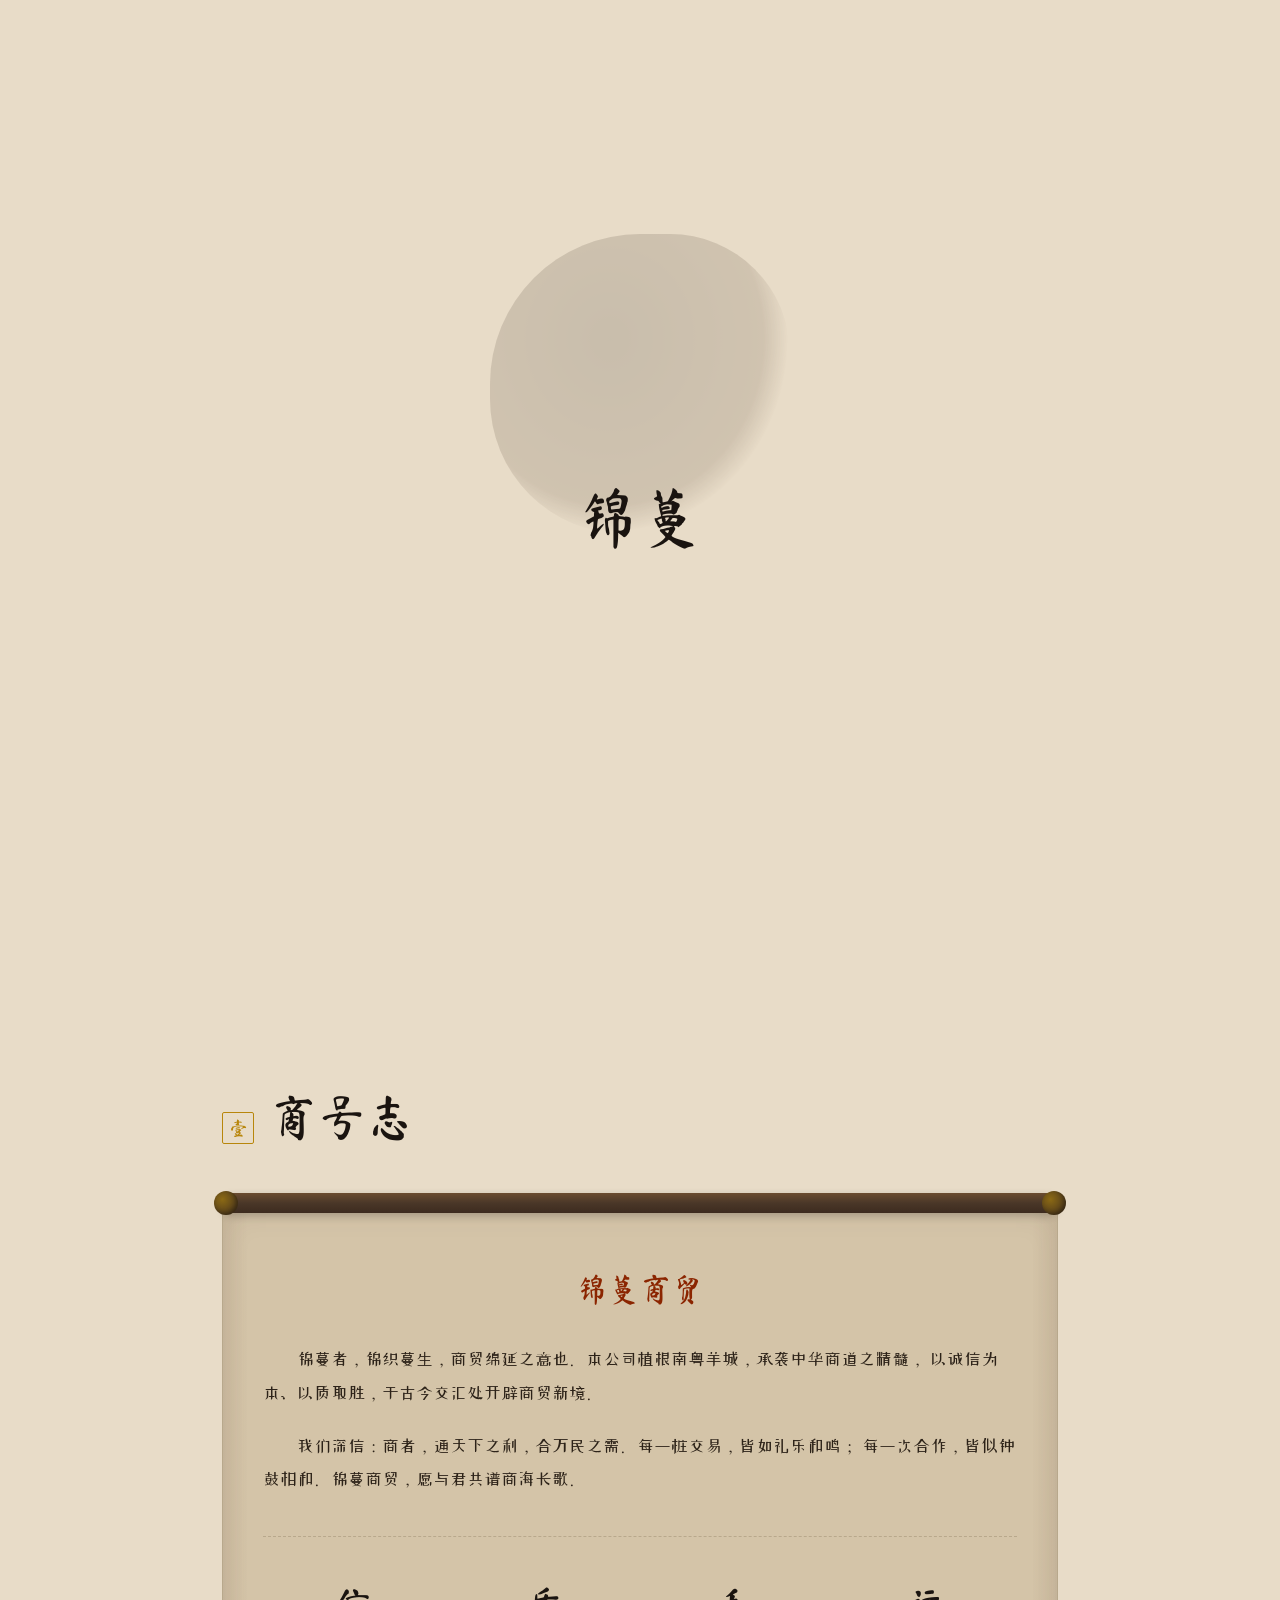
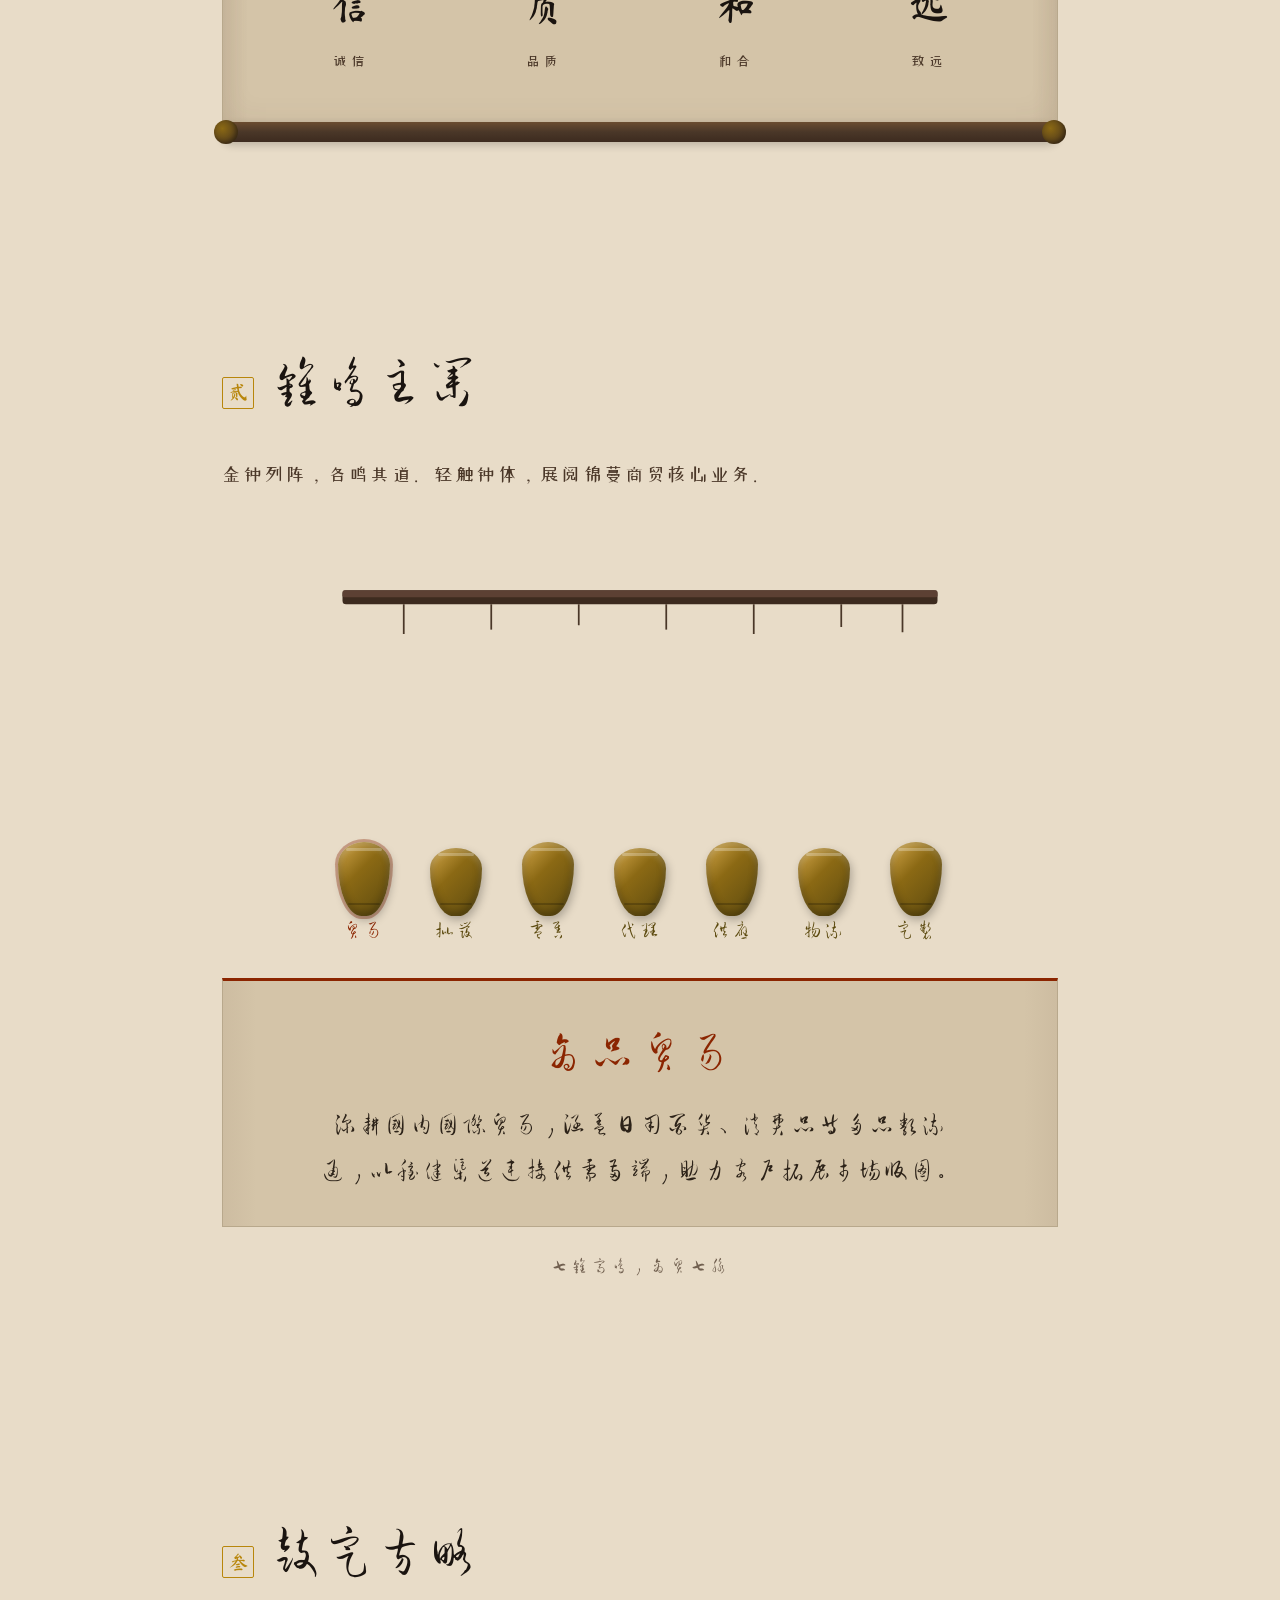
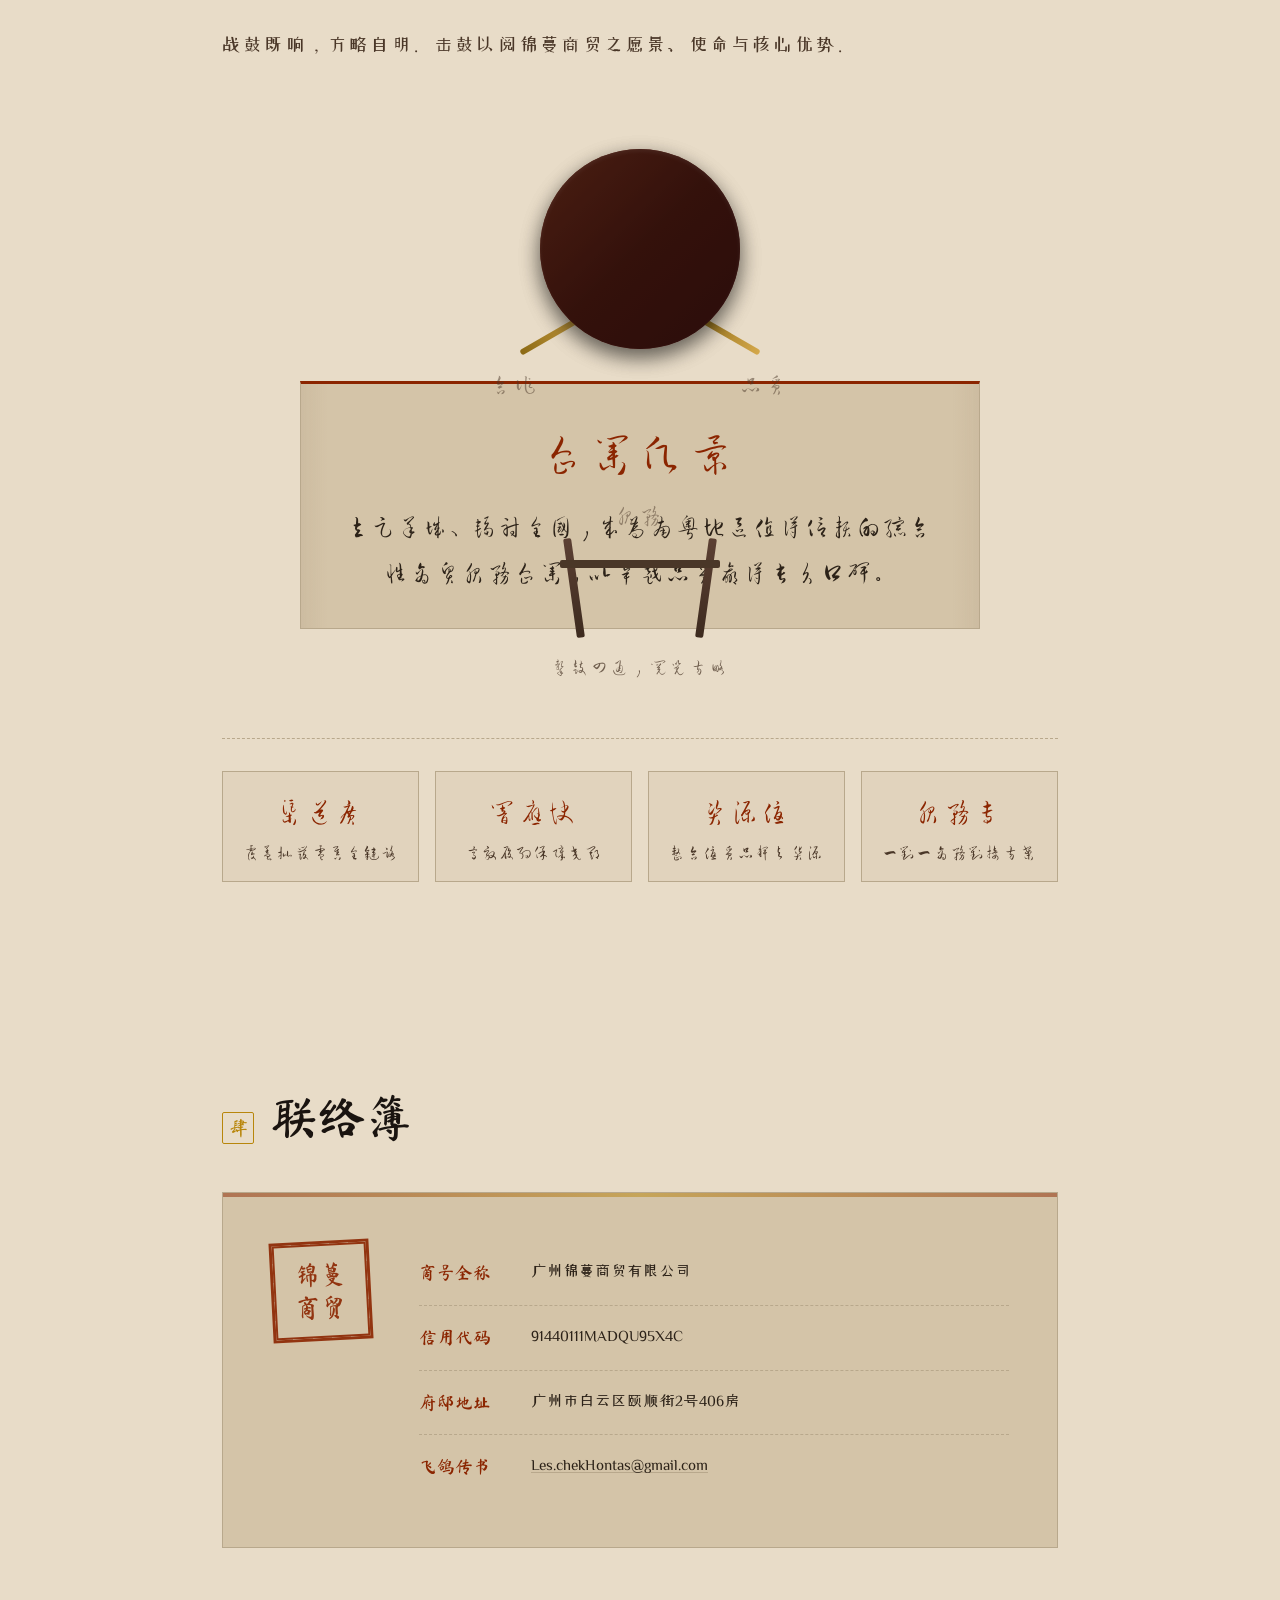
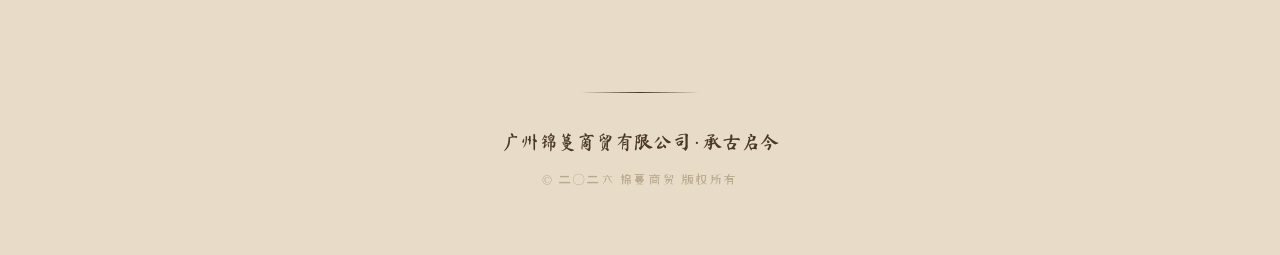
<file: index.html>
<!DOCTYPE html>
<html lang="zh-CN">
<head>
  <meta charset="UTF-8">
  <meta name="viewport" content="width=device-width, initial-scale=1.0">
  <title>广州锦蔓商贸有限公司 · 锦蔓古韵</title>
  <meta name="description" content="广州锦蔓商贸有限公司 — 承古启今，商贸之道">
  <link rel="preconnect" href="https://fonts.googleapis.com">
  <link rel="preconnect" href="https://fonts.gstatic.com" crossorigin>
  <link href="https://fonts.googleapis.com/css2?family=Liu+Jian+Mao+Cao&family=Ma+Shan+Zheng&family=Noto+Serif+SC:wght@400;600;700&family=ZCOOL+XiaoWei&display=swap" rel="stylesheet">
  <link rel="stylesheet" href="styles.css">
</head>
<body>
  <!-- 水墨载入 -->
  <div id="ink-loader" aria-hidden="true">
    <div class="ink-splash"></div>
    <p class="loader-text">锦蔓</p>
  </div>

  <!-- 背景层 -->
  <div class="bg-layer">
    <div class="bg-mountain"></div>
    <div class="bg-mist"></div>
    <div class="bg-texture"></div>
  </div>

  <!-- 顶部导航 -->
  <header class="site-header">
    <nav class="nav-scroll" aria-label="主导航">
      <a href="#hero" class="nav-link">首页</a>
      <a href="#about" class="nav-link">商号</a>
      <a href="#bells" class="nav-link">主营</a>
      <a href="#drum" class="nav-link">方略</a>
      <a href="#contact" class="nav-link">联络</a>
    </nav>
    <div class="header-seal" aria-hidden="true">锦</div>
  </header>

  <main>
    <!-- 首屏 -->
    <section id="hero" class="hero">
      <div class="hero-scroll-edge left"></div>
      <div class="hero-content">
        <div class="vertical-title" aria-label="广州锦蔓商贸有限公司">
          <span class="char reveal" style="--i:0">广</span>
          <span class="char reveal" style="--i:1">州</span>
          <span class="char reveal" style="--i:2">锦</span>
          <span class="char reveal" style="--i:3">蔓</span>
          <span class="char reveal" style="--i:4">商</span>
          <span class="char reveal" style="--i:5">贸</span>
        </div>
        <div class="hero-subtitle reveal" style="--i:6">
          <p class="brush-line">承古启今 · 商贸之道</p>
          <p class="hero-desc">以千年礼乐之风，行当代商贸之实</p>
        </div>
        <a href="#about" class="scroll-hint reveal" style="--i:7" aria-label="向下浏览">
          <span>展卷</span>
          <svg viewBox="0 0 24 24" width="20" height="20" aria-hidden="true">
            <path d="M12 5v14M5 12l7 7 7-7" fill="none" stroke="currentColor" stroke-width="1.5"/>
          </svg>
        </a>
      </div>
      <div class="hero-scroll-edge right"></div>
      <div class="ink-brush-stroke" aria-hidden="true"></div>
    </section>

    <!-- 商号介绍 -->
    <section id="about" class="section about">
      <div class="section-label">
        <span class="label-num">壹</span>
        <h2 class="section-title brush">商号志</h2>
      </div>
      <div class="scroll-panel">
        <div class="scroll-rod top"></div>
        <div class="scroll-body">
          <div class="scroll-inner">
            <h3 class="brush sub-title">锦蔓商贸</h3>
            <p class="ancient-text">
              锦蔓者，锦织蔓生，商贸绵延之意也。本公司植根南粤羊城，承袭中华商道之精髓，
              以诚信为本、以质取胜，于古今交汇处开辟商贸新境。
            </p>
            <p class="ancient-text">
              我们深信：商者，通天下之利，合万民之需。每一桩交易，皆如礼乐和鸣；
              每一次合作，皆似钟鼓相和。锦蔓商贸，愿与君共谱商海长歌。
            </p>
            <div class="virtue-grid">
              <div class="virtue-item">
                <span class="virtue-icon">信</span>
                <span class="virtue-name">诚信</span>
              </div>
              <div class="virtue-item">
                <span class="virtue-icon">质</span>
                <span class="virtue-name">品质</span>
              </div>
              <div class="virtue-item">
                <span class="virtue-icon">和</span>
                <span class="virtue-name">和合</span>
              </div>
              <div class="virtue-item">
                <span class="virtue-icon">远</span>
                <span class="virtue-name">致远</span>
              </div>
            </div>
          </div>
        </div>
        <div class="scroll-rod bottom"></div>
      </div>
    </section>

    <!-- 编钟 · 主营业务 -->
    <section id="bells" class="section bells">
      <div class="section-label">
        <span class="label-num">贰</span>
        <h2 class="section-title cursive">钟鸣主业</h2>
      </div>
      <p class="section-desc cursive">金钟列阵，各鸣其道。轻触钟体，展阅锦蔓商贸核心业务。</p>
      <div class="bells-stage" role="group" aria-label="主营业务互动区">
        <svg class="bells-svg" viewBox="0 0 800 320" aria-hidden="true">
          <rect x="60" y="30" width="680" height="16" rx="4" fill="#3d2b1f"/>
          <rect x="60" y="30" width="680" height="8" rx="2" fill="#5c4033"/>
          <g class="bell-ropes">
            <line x1="130" y1="46" x2="130" y2="80" stroke="#4a3728" stroke-width="2"/>
            <line x1="230" y1="46" x2="230" y2="75" stroke="#4a3728" stroke-width="2"/>
            <line x1="330" y1="46" x2="330" y2="70" stroke="#4a3728" stroke-width="2"/>
            <line x1="430" y1="46" x2="430" y2="75" stroke="#4a3728" stroke-width="2"/>
            <line x1="530" y1="46" x2="530" y2="80" stroke="#4a3728" stroke-width="2"/>
            <line x1="630" y1="46" x2="630" y2="72" stroke="#4a3728" stroke-width="2"/>
            <line x1="700" y1="46" x2="700" y2="78" stroke="#4a3728" stroke-width="2"/>
          </g>
        </svg>
        <div class="bells-interactive">
          <button class="bell active" data-note="0" data-biz="0" aria-label="商品贸易">
            <span class="bell-body"></span>
            <span class="bell-label cursive">贸易</span>
          </button>
          <button class="bell" data-note="1" data-biz="1" aria-label="批发经销">
            <span class="bell-body"></span>
            <span class="bell-label cursive">批发</span>
          </button>
          <button class="bell" data-note="2" data-biz="2" aria-label="零售铺货">
            <span class="bell-body"></span>
            <span class="bell-label cursive">零售</span>
          </button>
          <button class="bell" data-note="3" data-biz="3" aria-label="品牌代理">
            <span class="bell-body"></span>
            <span class="bell-label cursive">代理</span>
          </button>
          <button class="bell" data-note="4" data-biz="4" aria-label="供应链整合">
            <span class="bell-body"></span>
            <span class="bell-label cursive">供应</span>
          </button>
          <button class="bell" data-note="5" data-biz="5" aria-label="仓储物流">
            <span class="bell-body"></span>
            <span class="bell-label cursive">物流</span>
          </button>
          <button class="bell" data-note="6" data-biz="6" aria-label="定制采销">
            <span class="bell-body"></span>
            <span class="bell-label cursive">定制</span>
          </button>
        </div>
        <div id="bell-content" class="biz-content-panel" aria-live="polite">
          <h3 class="biz-content-title cursive">商品贸易</h3>
          <p class="biz-content-text cursive">深耕国内国际贸易，涵盖日用百货、消费品等多品类流通，以稳健渠道连接供需两端，助力客户拓展市场版图。</p>
        </div>
        <p class="bells-hint cursive">七钟齐鸣，商贸七脉</p>
      </div>
    </section>

    <!-- 战鼓 · 企业方略 -->
    <section id="drum" class="section drum">
      <div class="section-label">
        <span class="label-num">叁</span>
        <h2 class="section-title cursive">鼓定方略</h2>
      </div>
      <p class="section-desc cursive">战鼓既响，方略自明。击鼓以阅锦蔓商贸之愿景、使命与核心优势。</p>
      <div class="drum-stage">
        <div class="drum-stand" aria-hidden="true">
          <div class="stand-leg left"></div>
          <div class="stand-leg right"></div>
          <div class="stand-cross"></div>
        </div>
        <div class="drum-orbit">
          <span class="orbit-tag cursive" data-orbit="0">诚信</span>
          <span class="orbit-tag cursive" data-orbit="1">品质</span>
          <span class="orbit-tag cursive" data-orbit="2">服务</span>
          <span class="orbit-tag cursive" data-orbit="3">合作</span>
        </div>
        <button id="war-drum" class="war-drum" aria-label="敲击战鼓阅览企业方略">
          <div class="drum-rim"></div>
          <div class="drum-face">
            <div class="drum-pattern">
              <span class="drum-char cursive">商</span>
            </div>
          </div>
          <div class="drum-rim back"></div>
        </button>
        <div class="drum-sticks" aria-hidden="true">
          <div class="stick left"></div>
          <div class="stick right"></div>
        </div>
        <div id="drum-content" class="biz-content-panel drum-panel" aria-live="polite">
          <h3 class="biz-content-title cursive">企业愿景</h3>
          <p class="biz-content-text cursive">立足羊城、辐射全国，成为南粤地区值得信赖的综合性商贸服务企业，以卓越品质赢得长久口碑。</p>
        </div>
        <p class="drum-hint cursive">击鼓四通，阅览方略</p>
        <div id="drum-ripple" class="drum-ripple" aria-hidden="true"></div>
      </div>
      <div class="drum-advantages">
        <div class="advantage-item">
          <span class="advantage-key cursive">渠道广</span>
          <span class="advantage-val cursive">覆盖批发零售全链路</span>
        </div>
        <div class="advantage-item">
          <span class="advantage-key cursive">响应快</span>
          <span class="advantage-val cursive">高效履约保障交期</span>
        </div>
        <div class="advantage-item">
          <span class="advantage-key cursive">资源优</span>
          <span class="advantage-val cursive">整合优质品牌与货源</span>
        </div>
        <div class="advantage-item">
          <span class="advantage-key cursive">服务专</span>
          <span class="advantage-val cursive">一对一商务对接方案</span>
        </div>
      </div>
    </section>

    <!-- 联络 -->
    <section id="contact" class="section contact">
      <div class="section-label">
        <span class="label-num">肆</span>
        <h2 class="section-title brush">联络簿</h2>
      </div>
      <div class="contact-scroll">
        <div class="contact-seal-block">
          <div class="company-seal" aria-label="广州锦蔓商贸有限公司印章">
            <span>锦蔓<br>商贸</span>
          </div>
        </div>
        <dl class="contact-list">
          <div class="contact-row">
            <dt class="brush">商号全称</dt>
            <dd>广州锦蔓商贸有限公司</dd>
          </div>
          <div class="contact-row">
            <dt class="brush">信用代码</dt>
            <dd>91440111MADQU95X4C</dd>
          </div>
          <div class="contact-row">
            <dt class="brush">府邸地址</dt>
            <dd>广州市白云区颐顺街2号406房</dd>
          </div>
          <div class="contact-row">
            <dt class="brush">飞鸽传书</dt>
            <dd><a href="mailto:Les.chekHontas@gmail.com">Les.chekHontas@gmail.com</a></dd>
          </div>
        </dl>
      </div>
    </section>
  </main>

  <footer class="site-footer">
    <div class="footer-divider" aria-hidden="true"></div>
    <p class="footer-text brush">广州锦蔓商贸有限公司 · 承古启今</p>
    <p class="footer-copy">© 二〇二六 锦蔓商贸 版权所有</p>
  </footer>

  <script src="script.js"></script>
</body>
</html>
</file>
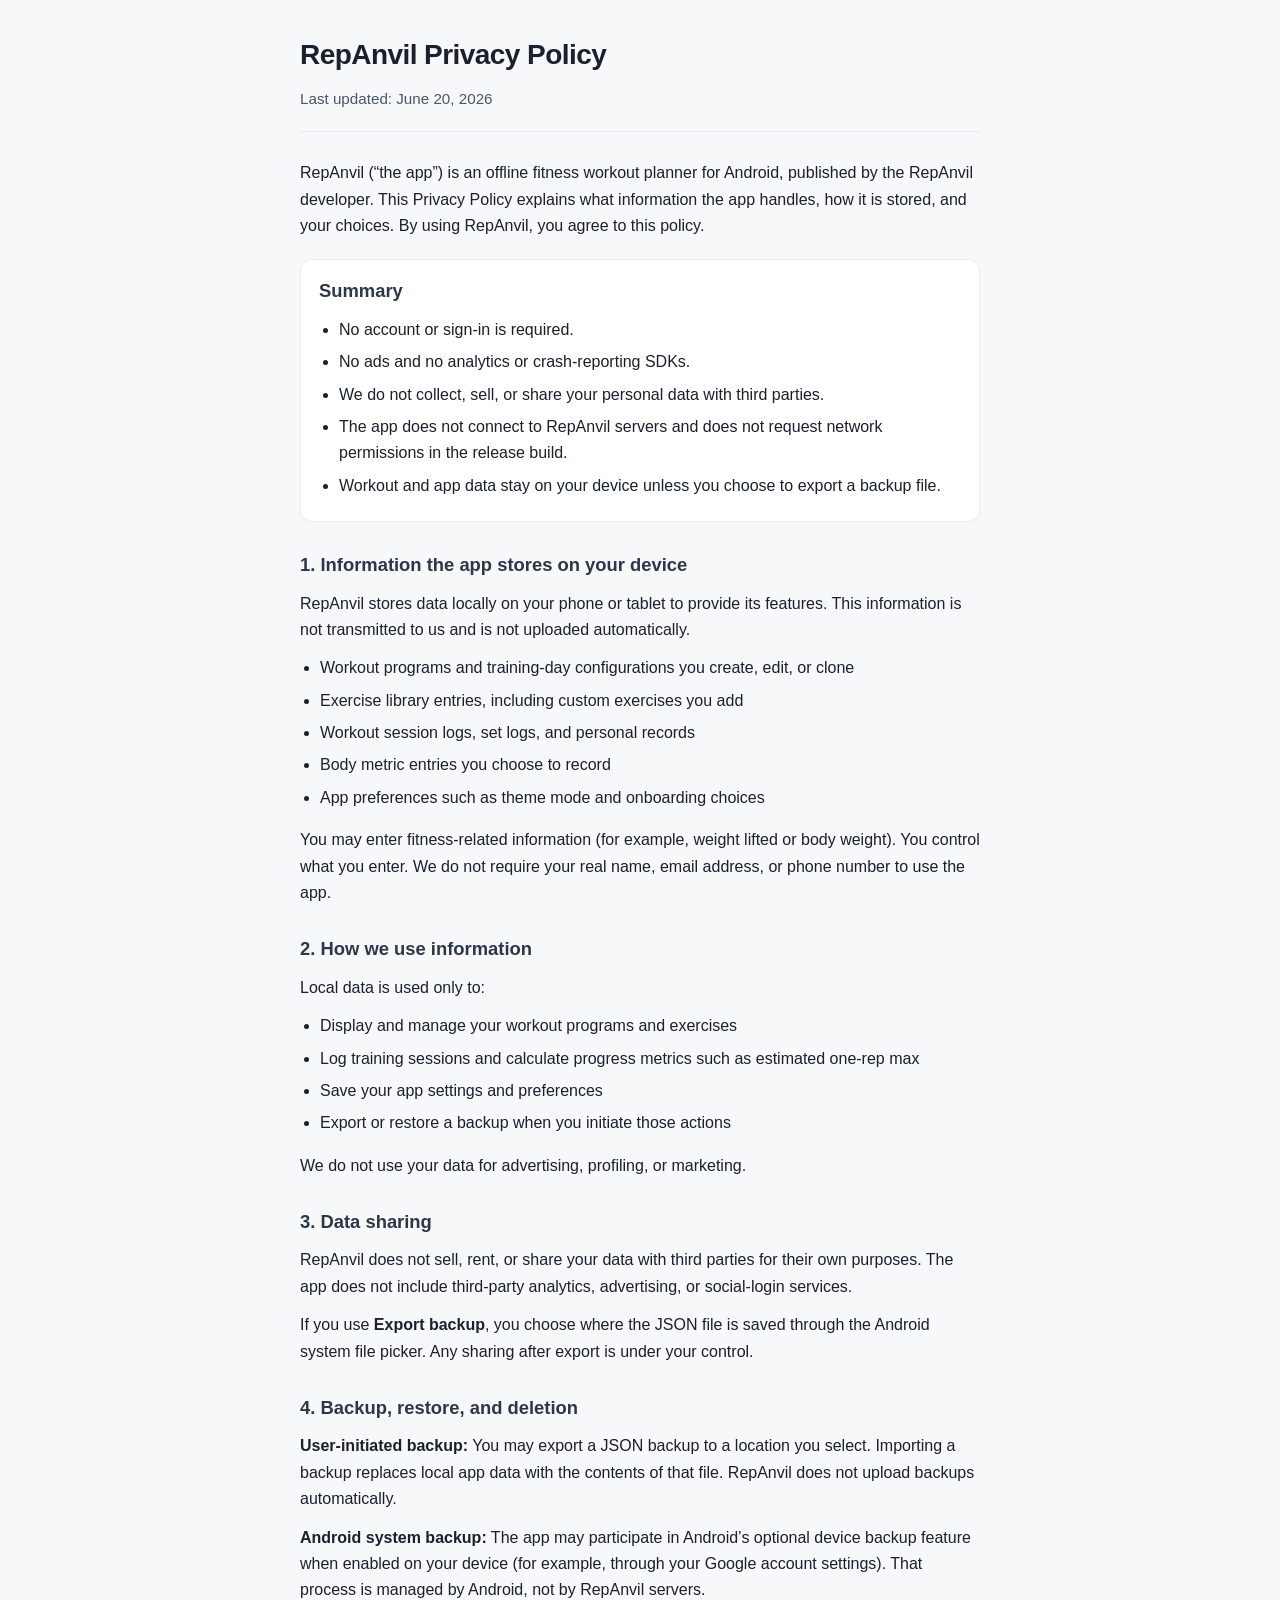
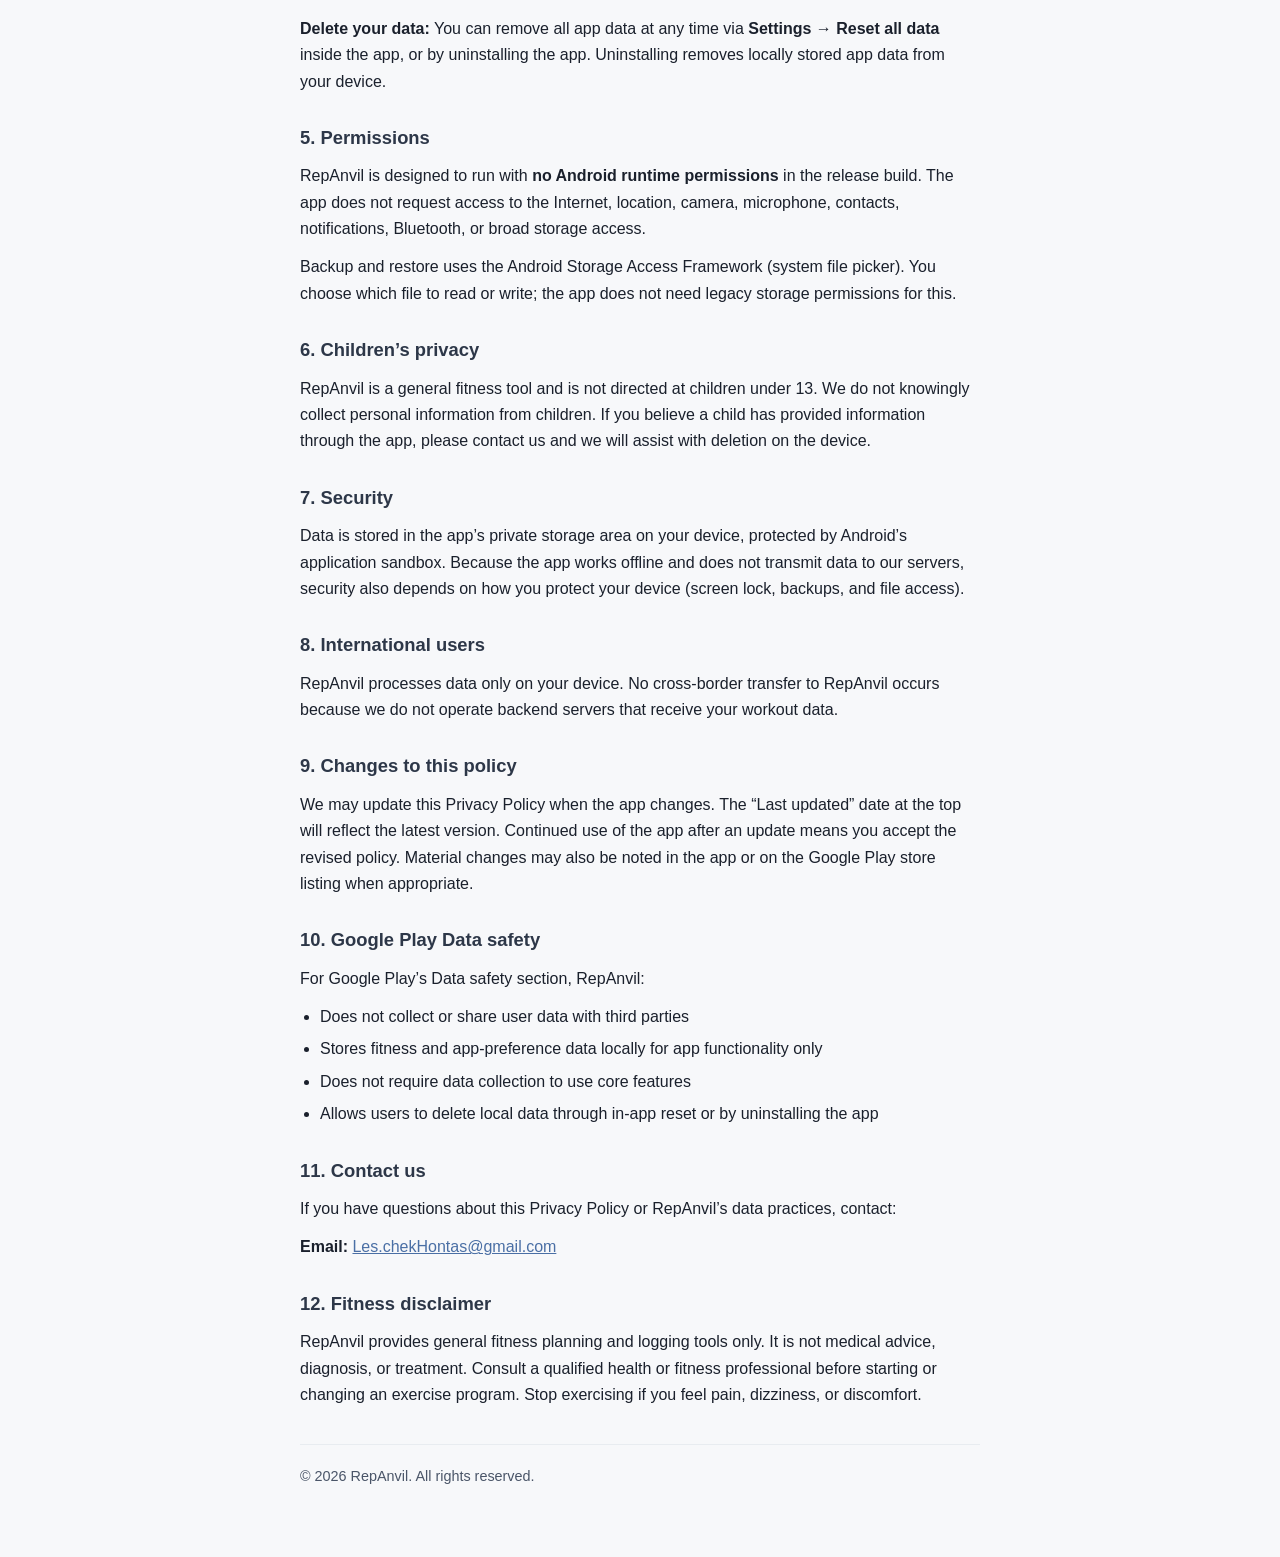
<file: privacy-policy.html>
<!DOCTYPE html>
<html lang="en">
<head>
  <meta charset="utf-8">
  <meta name="viewport" content="width=device-width, initial-scale=1">
  <meta name="description" content="Privacy Policy for RepAnvil — offline workout planner for Android.">
  <title>RepAnvil Privacy Policy</title>
  <style>
    :root {
      color-scheme: light dark;
      --bg: #f7f8fa;
      --surface: #ffffff;
      --text: #1a202c;
      --muted: #4a5568;
      --accent: #2d3748;
      --border: #e8ecf0;
      --link: #4a6fa5;
    }
    @media (prefers-color-scheme: dark) {
      :root {
        --bg: #171923;
        --surface: #1a202c;
        --text: #e8ecf0;
        --muted: #a0aec0;
        --accent: #cbd5e0;
        --border: #2d3748;
        --link: #90afd4;
      }
    }
    * { box-sizing: border-box; }
    body {
      margin: 0;
      font-family: -apple-system, BlinkMacSystemFont, "Segoe UI", Roboto, Helvetica, Arial, sans-serif;
      font-size: 16px;
      line-height: 1.65;
      color: var(--text);
      background: var(--bg);
    }
    main {
      max-width: 720px;
      margin: 0 auto;
      padding: 32px 20px 56px;
    }
    header {
      margin-bottom: 28px;
      padding-bottom: 20px;
      border-bottom: 1px solid var(--border);
    }
    h1 {
      margin: 0 0 8px;
      font-size: 1.75rem;
      font-weight: 700;
      letter-spacing: -0.02em;
    }
    .meta {
      margin: 0;
      color: var(--muted);
      font-size: 0.95rem;
    }
    h2 {
      margin: 28px 0 10px;
      font-size: 1.15rem;
      font-weight: 600;
      color: var(--accent);
    }
    p, li { margin: 0 0 12px; }
    ul {
      margin: 0 0 16px;
      padding-left: 1.25rem;
    }
    li { margin-bottom: 6px; }
    a { color: var(--link); }
    .summary {
      background: var(--surface);
      border: 1px solid var(--border);
      border-radius: 12px;
      padding: 16px 18px;
      margin: 20px 0 8px;
    }
    .summary ul { margin-bottom: 0; }
    footer {
      margin-top: 36px;
      padding-top: 20px;
      border-top: 1px solid var(--border);
      color: var(--muted);
      font-size: 0.9rem;
    }
  </style>
</head>
<body>
  <main>
    <header>
      <h1>RepAnvil Privacy Policy</h1>
      <p class="meta">Last updated: June 20, 2026</p>
    </header>

    <p>
      RepAnvil (&ldquo;the app&rdquo;) is an offline fitness workout planner for Android,
      published by the RepAnvil developer. This Privacy Policy explains what information
      the app handles, how it is stored, and your choices. By using RepAnvil, you agree
      to this policy.
    </p>

    <div class="summary" role="note" aria-label="Summary">
      <h2 style="margin-top:0">Summary</h2>
      <ul>
        <li>No account or sign-in is required.</li>
        <li>No ads and no analytics or crash-reporting SDKs.</li>
        <li>We do not collect, sell, or share your personal data with third parties.</li>
        <li>The app does not connect to RepAnvil servers and does not request network permissions in the release build.</li>
        <li>Workout and app data stay on your device unless you choose to export a backup file.</li>
      </ul>
    </div>

    <h2>1. Information the app stores on your device</h2>
    <p>
      RepAnvil stores data locally on your phone or tablet to provide its features.
      This information is not transmitted to us and is not uploaded automatically.
    </p>
    <ul>
      <li>Workout programs and training-day configurations you create, edit, or clone</li>
      <li>Exercise library entries, including custom exercises you add</li>
      <li>Workout session logs, set logs, and personal records</li>
      <li>Body metric entries you choose to record</li>
      <li>App preferences such as theme mode and onboarding choices</li>
    </ul>
    <p>
      You may enter fitness-related information (for example, weight lifted or body weight).
      You control what you enter. We do not require your real name, email address, or phone number to use the app.
    </p>

    <h2>2. How we use information</h2>
    <p>Local data is used only to:</p>
    <ul>
      <li>Display and manage your workout programs and exercises</li>
      <li>Log training sessions and calculate progress metrics such as estimated one-rep max</li>
      <li>Save your app settings and preferences</li>
      <li>Export or restore a backup when you initiate those actions</li>
    </ul>
    <p>We do not use your data for advertising, profiling, or marketing.</p>

    <h2>3. Data sharing</h2>
    <p>
      RepAnvil does not sell, rent, or share your data with third parties for their own purposes.
      The app does not include third-party analytics, advertising, or social-login services.
    </p>
    <p>
      If you use <strong>Export backup</strong>, you choose where the JSON file is saved through
      the Android system file picker. Any sharing after export is under your control.
    </p>

    <h2>4. Backup, restore, and deletion</h2>
    <p><strong>User-initiated backup:</strong> You may export a JSON backup to a location you select.
      Importing a backup replaces local app data with the contents of that file.
      RepAnvil does not upload backups automatically.</p>
    <p><strong>Android system backup:</strong> The app may participate in Android&rsquo;s optional
      device backup feature when enabled on your device (for example, through your Google account settings).
      That process is managed by Android, not by RepAnvil servers.</p>
    <p><strong>Delete your data:</strong> You can remove all app data at any time via
      <strong>Settings &rarr; Reset all data</strong> inside the app, or by uninstalling the app.
      Uninstalling removes locally stored app data from your device.</p>

    <h2>5. Permissions</h2>
    <p>
      RepAnvil is designed to run with <strong>no Android runtime permissions</strong> in the release build.
      The app does not request access to the Internet, location, camera, microphone, contacts, notifications,
      Bluetooth, or broad storage access.
    </p>
    <p>
      Backup and restore uses the Android Storage Access Framework (system file picker).
      You choose which file to read or write; the app does not need legacy storage permissions for this.
    </p>

    <h2>6. Children&rsquo;s privacy</h2>
    <p>
      RepAnvil is a general fitness tool and is not directed at children under 13.
      We do not knowingly collect personal information from children.
      If you believe a child has provided information through the app, please contact us and we will assist with deletion on the device.
    </p>

    <h2>7. Security</h2>
    <p>
      Data is stored in the app&rsquo;s private storage area on your device, protected by Android&rsquo;s
      application sandbox. Because the app works offline and does not transmit data to our servers,
      security also depends on how you protect your device (screen lock, backups, and file access).
    </p>

    <h2>8. International users</h2>
    <p>
      RepAnvil processes data only on your device. No cross-border transfer to RepAnvil occurs because
      we do not operate backend servers that receive your workout data.
    </p>

    <h2>9. Changes to this policy</h2>
    <p>
      We may update this Privacy Policy when the app changes. The &ldquo;Last updated&rdquo; date at the top
      will reflect the latest version. Continued use of the app after an update means you accept the revised policy.
      Material changes may also be noted in the app or on the Google Play store listing when appropriate.
    </p>

    <h2>10. Google Play Data safety</h2>
    <p>For Google Play&rsquo;s Data safety section, RepAnvil:</p>
    <ul>
      <li>Does not collect or share user data with third parties</li>
      <li>Stores fitness and app-preference data locally for app functionality only</li>
      <li>Does not require data collection to use core features</li>
      <li>Allows users to delete local data through in-app reset or by uninstalling the app</li>
    </ul>

    <h2>11. Contact us</h2>
    <p>
      If you have questions about this Privacy Policy or RepAnvil&rsquo;s data practices, contact:
    </p>
    <p>
      <strong>Email:</strong>
      <a href="mailto:Les.chekHontas@gmail.com">Les.chekHontas@gmail.com</a>
    </p>

    <h2>12. Fitness disclaimer</h2>
    <p>
      RepAnvil provides general fitness planning and logging tools only. It is not medical advice,
      diagnosis, or treatment. Consult a qualified health or fitness professional before starting or
      changing an exercise program. Stop exercising if you feel pain, dizziness, or discomfort.
    </p>

    <footer>
      <p>&copy; 2026 RepAnvil. All rights reserved.</p>
    </footer>
  </main>
</body>
</html>
</file>
<file: styles.css>
/* ===== 变量与重置 ===== */
:root {
  --ink-black: #1a1410;
  --ink-dark: #2c2218;
  --ink-mid: #4a3728;
  --paper: #e8dcc8;
  --paper-aged: #d4c4a8;
  --paper-dark: #b8a88c;
  --cinnabar: #8b2500;
  --cinnabar-light: #a83220;
  --gold: #b8860b;
  --gold-light: #d4a84b;
  --bronze: #8b6914;
  --bronze-dark: #5c4a0f;
  --mist: rgba(232, 220, 200, 0.6);
  --font-brush: 'Ma Shan Zheng', cursive;
  --font-cursive: 'Liu Jian Mao Cao', cursive;
  --font-serif: 'Noto Serif SC', 'Songti SC', serif;
  --font-ancient: 'ZCOOL XiaoWei', serif;
}

*, *::before, *::after {
  box-sizing: border-box;
  margin: 0;
  padding: 0;
}

html {
  scroll-behavior: smooth;
  font-size: 16px;
}

body {
  font-family: var(--font-serif);
  background: var(--paper);
  color: var(--ink-dark);
  overflow-x: hidden;
  line-height: 1.8;
}

/* ===== 水墨载入 ===== */
#ink-loader {
  position: fixed;
  inset: 0;
  z-index: 9999;
  background: var(--paper);
  display: flex;
  align-items: center;
  justify-content: center;
  flex-direction: column;
  transition: opacity 1.2s ease, visibility 1.2s ease;
}

#ink-loader.hidden {
  opacity: 0;
  visibility: hidden;
  pointer-events: none;
}

.ink-splash {
  width: 120px;
  height: 120px;
  border-radius: 50% 40% 55% 45%;
  background: radial-gradient(ellipse at 40% 35%, var(--ink-black) 0%, var(--ink-mid) 60%, transparent 70%);
  animation: inkSpread 2s ease-out forwards;
}

@keyframes inkSpread {
  0% { transform: scale(0); opacity: 0; }
  40% { transform: scale(1.2); opacity: 1; }
  100% { transform: scale(2.5); opacity: 0.15; }
}

.loader-text {
  font-family: var(--font-brush);
  font-size: 4rem;
  color: var(--ink-black);
  margin-top: 1rem;
  opacity: 0;
  animation: fadeInBrush 1s ease 0.8s forwards;
}

@keyframes fadeInBrush {
  to { opacity: 1; }
}

/* ===== 背景 ===== */
.bg-layer {
  position: fixed;
  inset: 0;
  z-index: -1;
  pointer-events: none;
}

.bg-mountain {
  position: absolute;
  bottom: 0;
  left: 0;
  right: 0;
  height: 45vh;
  background:
    linear-gradient(to top, rgba(44, 34, 24, 0.08) 0%, transparent 100%),
    url("data:image/svg+xml,%3Csvg xmlns='http://www.w3.org/2000/svg' viewBox='0 0 1440 400'%3E%3Cpath d='M0 400 L0 280 Q180 180 360 240 T720 200 T1080 260 T1440 180 L1440 400Z' fill='%23b8a88c' opacity='0.3'/%3E%3Cpath d='M0 400 L0 320 Q240 240 480 300 T960 260 T1440 300 L1440 400Z' fill='%234a3728' opacity='0.15'/%3E%3C/svg%3E") bottom center / cover no-repeat;
}

.bg-mist {
  position: absolute;
  inset: 0;
  background:
    radial-gradient(ellipse at 20% 50%, var(--mist) 0%, transparent 50%),
    radial-gradient(ellipse at 80% 30%, var(--mist) 0%, transparent 40%),
    radial-gradient(ellipse at 50% 80%, rgba(184, 168, 140, 0.4) 0%, transparent 50%);
  animation: mistDrift 20s ease-in-out infinite alternate;
}

@keyframes mistDrift {
  0% { transform: translateX(-2%) translateY(0); }
  100% { transform: translateX(2%) translateY(-1%); }
}

.bg-texture {
  position: absolute;
  inset: 0;
  opacity: 0.35;
  background-image: url("data:image/svg+xml,%3Csvg viewBox='0 0 256 256' xmlns='http://www.w3.org/2000/svg'%3E%3Cfilter id='n'%3E%3CfeTurbulence type='fractalNoise' baseFrequency='0.85' numOctaves='4' stitchTiles='stitch'/%3E%3C/filter%3E%3Crect width='100%25' height='100%25' filter='url(%23n)' opacity='0.08'/%3E%3C/svg%3E");
}

/* ===== 导航 ===== */
.site-header {
  position: fixed;
  top: 0;
  left: 0;
  right: 0;
  z-index: 100;
  display: flex;
  align-items: center;
  justify-content: space-between;
  padding: 1rem 2rem;
  background: linear-gradient(to bottom, rgba(232, 220, 200, 0.95) 60%, transparent);
  backdrop-filter: blur(4px);
}

.nav-scroll {
  display: flex;
  gap: 2rem;
}

.nav-link {
  font-family: var(--font-ancient);
  font-size: 1rem;
  color: var(--ink-mid);
  text-decoration: none;
  letter-spacing: 0.3em;
  position: relative;
  transition: color 0.3s;
}

.nav-link::after {
  content: '';
  position: absolute;
  bottom: -4px;
  left: 50%;
  width: 0;
  height: 2px;
  background: var(--cinnabar);
  transition: width 0.3s, left 0.3s;
}

.nav-link:hover {
  color: var(--cinnabar);
}

.nav-link:hover::after {
  width: 100%;
  left: 0;
}

.header-seal {
  width: 40px;
  height: 40px;
  border: 2px solid var(--cinnabar);
  color: var(--cinnabar);
  font-family: var(--font-brush);
  font-size: 1.4rem;
  display: flex;
  align-items: center;
  justify-content: center;
  transform: rotate(-5deg);
  opacity: 0.85;
}

/* ===== 毛笔字通用 ===== */
.brush {
  font-family: var(--font-brush);
  font-weight: normal;
}

.cursive {
  font-family: var(--font-cursive);
  font-weight: normal;
}

/* ===== 商业内容面板（编钟/战鼓共用） ===== */
.biz-content-panel {
  margin-top: 2rem;
  padding: 2rem 2.5rem;
  background:
    linear-gradient(90deg, rgba(92, 64, 48, 0.06) 0%, transparent 4%, transparent 96%, rgba(92, 64, 48, 0.06) 100%),
    var(--paper-aged);
  border: 1px solid var(--paper-dark);
  border-top: 3px solid var(--cinnabar);
  text-align: center;
  transition: opacity 0.35s ease, transform 0.35s ease;
}

.biz-content-panel.switching {
  opacity: 0;
  transform: translateY(8px);
}

.biz-content-title {
  font-size: clamp(1.8rem, 4vw, 2.6rem);
  color: var(--cinnabar);
  margin-bottom: 0.8rem;
  letter-spacing: 0.15em;
}

.biz-content-text {
  font-size: clamp(1.1rem, 2.5vw, 1.45rem);
  color: var(--ink-dark);
  line-height: 2;
  letter-spacing: 0.08em;
  max-width: 640px;
  margin: 0 auto;
}

.bells .section-desc.cursive,
.drum .section-desc.cursive {
  font-size: 1.15rem;
  letter-spacing: 0.12em;
}

.bells .section-title.cursive,
.drum .section-title.cursive {
  font-size: clamp(2.2rem, 5vw, 3.2rem);
}

/* ===== 首屏 ===== */
.hero {
  min-height: 100vh;
  display: flex;
  align-items: center;
  justify-content: center;
  position: relative;
  padding: 6rem 2rem 4rem;
}

.hero-scroll-edge {
  position: absolute;
  top: 10%;
  bottom: 10%;
  width: 28px;
  background: linear-gradient(to right, #5c4033, #8b6914, #5c4033);
  border-radius: 4px;
  box-shadow: inset 0 0 8px rgba(0,0,0,0.3), 2px 0 8px rgba(0,0,0,0.15);
}

.hero-scroll-edge.left { left: 5%; }
.hero-scroll-edge.right { right: 5%; }

.hero-content {
  text-align: center;
  max-width: 600px;
}

.vertical-title {
  display: flex;
  flex-direction: column;
  align-items: center;
  gap: 0.1rem;
  margin-bottom: 2rem;
}

.vertical-title .char {
  font-family: var(--font-brush);
  font-size: clamp(3rem, 8vw, 5.5rem);
  color: var(--ink-black);
  line-height: 1.1;
  opacity: 0;
  transform: translateY(20px);
  text-shadow: 2px 2px 0 rgba(139, 37, 0, 0.1);
}

.vertical-title .char.reveal.visible {
  animation: brushReveal 0.8s ease forwards;
  animation-delay: calc(var(--i) * 0.15s);
}

@keyframes brushReveal {
  to {
    opacity: 1;
    transform: translateY(0);
  }
}

.hero-subtitle .brush-line {
  font-family: var(--font-brush);
  font-size: clamp(1.5rem, 4vw, 2.2rem);
  color: var(--cinnabar);
  margin-bottom: 0.5rem;
}

.hero-desc {
  font-family: var(--font-ancient);
  font-size: 1rem;
  color: var(--ink-mid);
  letter-spacing: 0.2em;
}

.reveal {
  opacity: 0;
  transform: translateY(15px);
}

.reveal.visible {
  animation: fadeUp 0.7s ease forwards;
  animation-delay: calc(var(--i) * 0.12s + 0.9s);
}

@keyframes fadeUp {
  to { opacity: 1; transform: translateY(0); }
}

.scroll-hint {
  display: inline-flex;
  flex-direction: column;
  align-items: center;
  gap: 0.3rem;
  margin-top: 3rem;
  color: var(--ink-mid);
  text-decoration: none;
  font-family: var(--font-ancient);
  letter-spacing: 0.5em;
  font-size: 0.85rem;
  animation: bobHint 2.5s ease-in-out infinite;
}

@keyframes bobHint {
  0%, 100% { transform: translateY(0); }
  50% { transform: translateY(6px); }
}

.ink-brush-stroke {
  position: absolute;
  bottom: 15%;
  left: 50%;
  transform: translateX(-50%);
  width: 60%;
  max-width: 400px;
  height: 8px;
  background: linear-gradient(90deg, transparent, var(--ink-black), transparent);
  opacity: 0.12;
  border-radius: 50%;
  filter: blur(2px);
}

/* ===== 通用区块 ===== */
.section {
  padding: 6rem 2rem;
  max-width: 900px;
  margin: 0 auto;
}

.section-label {
  display: flex;
  align-items: baseline;
  gap: 1rem;
  margin-bottom: 2rem;
}

.label-num {
  font-family: var(--font-brush);
  font-size: 1.2rem;
  color: var(--gold);
  border: 1px solid var(--gold);
  width: 2rem;
  height: 2rem;
  display: flex;
  align-items: center;
  justify-content: center;
  border-radius: 2px;
}

.section-title {
  font-size: clamp(2rem, 5vw, 3rem);
  color: var(--ink-black);
}

.section-desc {
  font-family: var(--font-ancient);
  color: var(--ink-mid);
  margin-bottom: 2.5rem;
  letter-spacing: 0.1em;
  font-size: 0.95rem;
}

/* ===== 卷轴面板 ===== */
.scroll-panel {
  position: relative;
}

.scroll-rod {
  height: 20px;
  background: linear-gradient(to bottom, #6b4c30, #4a3728, #3d2b1f);
  border-radius: 10px;
  box-shadow: 0 3px 8px rgba(0,0,0,0.2);
  position: relative;
}

.scroll-rod::before,
.scroll-rod::after {
  content: '';
  position: absolute;
  top: 50%;
  transform: translateY(-50%);
  width: 24px;
  height: 24px;
  border-radius: 50%;
  background: radial-gradient(circle at 35% 35%, #8b6914, #3d2b1f);
  box-shadow: inset -2px -2px 4px rgba(0,0,0,0.3);
}

.scroll-rod::before { left: -8px; }
.scroll-rod::after { right: -8px; }

.scroll-body {
  background:
    linear-gradient(90deg, rgba(92, 64, 48, 0.08) 0%, transparent 3%, transparent 97%, rgba(92, 64, 48, 0.08) 100%),
    var(--paper-aged);
  border-left: 1px solid var(--paper-dark);
  border-right: 1px solid var(--paper-dark);
  padding: 3rem 2.5rem;
  box-shadow: inset 0 0 30px rgba(74, 55, 40, 0.08);
}

.scroll-inner .sub-title {
  font-size: 2rem;
  color: var(--cinnabar);
  margin-bottom: 1.5rem;
  text-align: center;
}

.ancient-text {
  font-family: var(--font-ancient);
  font-size: 1.05rem;
  color: var(--ink-dark);
  text-indent: 2em;
  margin-bottom: 1.2rem;
  line-height: 2;
}

.virtue-grid {
  display: grid;
  grid-template-columns: repeat(4, 1fr);
  gap: 1rem;
  margin-top: 2.5rem;
  padding-top: 2rem;
  border-top: 1px dashed var(--paper-dark);
}

.virtue-item {
  text-align: center;
}

.virtue-icon {
  display: block;
  font-family: var(--font-brush);
  font-size: 2.5rem;
  color: var(--ink-black);
  margin-bottom: 0.3rem;
}

.virtue-name {
  font-family: var(--font-ancient);
  font-size: 0.85rem;
  color: var(--ink-mid);
  letter-spacing: 0.3em;
}

/* ===== 编钟 ===== */
.bells-stage {
  position: relative;
  padding: 2rem 0;
}

.bells-svg {
  width: 100%;
  max-width: 700px;
  margin: 0 auto;
  display: block;
}

.bells-interactive {
  display: flex;
  justify-content: center;
  align-items: flex-end;
  gap: clamp(0.5rem, 2vw, 1.5rem);
  margin-top: -10px;
  flex-wrap: wrap;
  padding: 0 1rem;
}

.bell {
  background: none;
  border: none;
  cursor: pointer;
  display: flex;
  flex-direction: column;
  align-items: center;
  gap: 0.3rem;
  padding: 0.5rem;
  transition: transform 0.15s;
  -webkit-tap-highlight-color: transparent;
}

.bell-body {
  display: block;
  width: clamp(36px, 6vw, 52px);
  height: clamp(48px, 8vw, 68px);
  background: linear-gradient(135deg, var(--gold-light) 0%, var(--bronze) 40%, var(--bronze-dark) 100%);
  border-radius: 50% 50% 45% 45% / 30% 30% 70% 70%;
  box-shadow:
    inset 0 -4px 8px rgba(0,0,0,0.3),
    inset 0 4px 6px rgba(255,255,255,0.2),
    2px 4px 8px rgba(0,0,0,0.25);
  position: relative;
}

.bell-body::before {
  content: '';
  position: absolute;
  top: 8%;
  left: 15%;
  right: 15%;
  height: 3px;
  background: rgba(255,255,255,0.25);
  border-radius: 2px;
}

.bell-body::after {
  content: '';
  position: absolute;
  bottom: 15%;
  left: 20%;
  right: 20%;
  height: 2px;
  background: rgba(0,0,0,0.2);
  border-radius: 1px;
}

.bell:nth-child(odd) .bell-body {
  height: clamp(52px, 9vw, 74px);
}

.bell-label {
  font-size: 1.15rem;
  color: var(--bronze-dark);
  letter-spacing: 0.1em;
}

.bell.active .bell-body {
  box-shadow:
    inset 0 -4px 8px rgba(0,0,0,0.3),
    inset 0 4px 6px rgba(255,255,255,0.2),
    2px 4px 8px rgba(0,0,0,0.25),
    0 0 0 3px rgba(139, 37, 0, 0.35);
}

.bell.active .bell-label {
  color: var(--cinnabar);
}

.bell:hover .bell-body {
  filter: brightness(1.1);
}

.bell:active .bell-body,
.bell.ringing .bell-body {
  animation: bellSwing 0.5s ease;
}

@keyframes bellSwing {
  0%, 100% { transform: rotate(0); }
  20% { transform: rotate(-8deg); }
  40% { transform: rotate(8deg); }
  60% { transform: rotate(-4deg); }
  80% { transform: rotate(4deg); }
}

.bells-hint {
  text-align: center;
  font-size: 1rem;
  color: var(--ink-mid);
  margin-top: 1.5rem;
  letter-spacing: 0.25em;
  opacity: 0.75;
}

/* ===== 战鼓 ===== */
.drum-stage {
  position: relative;
  display: flex;
  flex-direction: column;
  align-items: center;
  padding: 3rem 0 1rem;
  min-height: 380px;
}

.drum-orbit {
  position: absolute;
  top: 50%;
  left: 50%;
  width: 300px;
  height: 300px;
  transform: translate(-50%, -55%);
  pointer-events: none;
  z-index: 1;
}

.orbit-tag {
  position: absolute;
  font-size: 1.3rem;
  color: var(--ink-mid);
  opacity: 0.5;
  transition: color 0.3s, opacity 0.3s, transform 0.3s;
  letter-spacing: 0.2em;
}

.orbit-tag:nth-child(1) { top: 0; left: 50%; transform: translateX(-50%); }
.orbit-tag:nth-child(2) { right: 0; top: 50%; transform: translateY(-50%); }
.orbit-tag:nth-child(3) { bottom: 0; left: 50%; transform: translateX(-50%); }
.orbit-tag:nth-child(4) { left: 0; top: 50%; transform: translateY(-50%); }

.orbit-tag.active {
  color: var(--cinnabar);
  opacity: 1;
  font-size: 1.5rem;
}

.orbit-tag:nth-child(1).active { transform: translateX(-50%) scale(1.1); }
.orbit-tag:nth-child(2).active { transform: translateY(-50%) scale(1.1); }
.orbit-tag:nth-child(3).active { transform: translateX(-50%) scale(1.1); }
.orbit-tag:nth-child(4).active { transform: translateY(-50%) scale(1.1); }

.drum-stand {
  position: absolute;
  bottom: 60px;
  width: 200px;
  height: 120px;
  pointer-events: none;
}

.stand-leg {
  position: absolute;
  bottom: 0;
  width: 8px;
  height: 100px;
  background: linear-gradient(to bottom, #5c4033, #3d2b1f);
  border-radius: 2px;
}

.stand-leg.left { left: 30px; transform: rotate(-8deg); }
.stand-leg.right { right: 30px; transform: rotate(8deg); }

.stand-cross {
  position: absolute;
  bottom: 70px;
  left: 50%;
  transform: translateX(-50%);
  width: 160px;
  height: 8px;
  background: #4a3728;
  border-radius: 2px;
}

.war-drum {
  position: relative;
  width: 200px;
  height: 200px;
  border: none;
  background: none;
  cursor: pointer;
  z-index: 2;
  -webkit-tap-highlight-color: transparent;
  transition: transform 0.1s;
}

.drum-rim {
  position: absolute;
  inset: 0;
  border-radius: 50%;
  background: linear-gradient(135deg, #6b2c1a, #4a1810, #3d1210);
  box-shadow:
    0 8px 20px rgba(0,0,0,0.35),
    inset 0 2px 4px rgba(255,255,255,0.1);
}

.drum-rim.back {
  transform: translateZ(-20px);
  filter: brightness(0.7);
}

.drum-face {
  position: absolute;
  inset: 12px;
  border-radius: 50%;
  background:
    radial-gradient(ellipse at 40% 35%, #c4784a 0%, #a0522d 30%, #8b4513 60%, #6b3410 100%);
  box-shadow: inset 0 0 20px rgba(0,0,0,0.3);
  display: flex;
  align-items: center;
  justify-content: center;
  overflow: hidden;
}

.drum-pattern {
  width: 80%;
  height: 80%;
  border: 2px solid rgba(139, 37, 0, 0.4);
  border-radius: 50%;
  display: flex;
  align-items: center;
  justify-content: center;
  background: repeating-conic-gradient(
    from 0deg,
    rgba(139, 37, 0, 0.05) 0deg 15deg,
    transparent 15deg 30deg
  );
}

.drum-char {
  font-size: 4rem;
  color: var(--cinnabar);
  opacity: 0.7;
  text-shadow: 1px 1px 2px rgba(0,0,0,0.2);
}

.war-drum:hover {
  transform: scale(1.03);
}

.war-drum.beating {
  animation: drumBeat 0.3s ease;
}

@keyframes drumBeat {
  0% { transform: scale(1); }
  30% { transform: scale(0.95); }
  60% { transform: scale(1.05); }
  100% { transform: scale(1); }
}

.drum-sticks {
  position: absolute;
  top: 30%;
  width: 260px;
  height: 60px;
  pointer-events: none;
}

.stick {
  position: absolute;
  width: 80px;
  height: 6px;
  background: linear-gradient(to right, #8b6914, #d4a84b);
  border-radius: 3px;
  top: 50%;
}

.stick.left {
  left: 0;
  transform: rotate(-30deg);
  transform-origin: right center;
}

.stick.right {
  right: 0;
  transform: rotate(30deg);
  transform-origin: left center;
}

.war-drum.beating ~ .drum-sticks .stick.left {
  animation: stickHitLeft 0.3s ease;
}

.war-drum.beating ~ .drum-sticks .stick.right {
  animation: stickHitRight 0.3s ease;
}

@keyframes stickHitLeft {
  0%, 100% { transform: rotate(-30deg); }
  40% { transform: rotate(-60deg); }
}

@keyframes stickHitRight {
  0%, 100% { transform: rotate(30deg); }
  40% { transform: rotate(60deg); }
}

.drum-panel {
  width: 100%;
  max-width: 680px;
}

.drum-hint {
  margin-top: 1.5rem;
  font-size: 1rem;
  color: var(--ink-mid);
  letter-spacing: 0.25em;
  opacity: 0.75;
}

.drum-advantages {
  display: grid;
  grid-template-columns: repeat(4, 1fr);
  gap: 1rem;
  margin-top: 2.5rem;
  padding-top: 2rem;
  border-top: 1px dashed var(--paper-dark);
}

.advantage-item {
  text-align: center;
  padding: 1rem 0.5rem;
  background: rgba(212, 196, 168, 0.35);
  border: 1px solid var(--paper-dark);
}

.advantage-key {
  display: block;
  font-size: 1.6rem;
  color: var(--cinnabar);
  margin-bottom: 0.4rem;
  letter-spacing: 0.15em;
}

.advantage-val {
  display: block;
  font-size: 0.95rem;
  color: var(--ink-mid);
  letter-spacing: 0.08em;
  line-height: 1.6;
}

.drum-ripple {
  position: absolute;
  top: 50%;
  left: 50%;
  transform: translate(-50%, -50%);
  width: 200px;
  height: 200px;
  border-radius: 50%;
  border: 2px solid var(--cinnabar);
  opacity: 0;
  pointer-events: none;
}

.drum-ripple.active {
  animation: rippleOut 0.8s ease-out forwards;
}

@keyframes rippleOut {
  0% { width: 200px; height: 200px; opacity: 0.6; }
  100% { width: 400px; height: 400px; opacity: 0; }
}

.drum-quote {
  display: none;
}

/* ===== 联络 ===== */
.contact-scroll {
  display: flex;
  gap: 3rem;
  align-items: flex-start;
  background: var(--paper-aged);
  border: 1px solid var(--paper-dark);
  padding: 3rem;
  position: relative;
}

.contact-scroll::before {
  content: '';
  position: absolute;
  top: 0;
  left: 0;
  right: 0;
  height: 4px;
  background: linear-gradient(90deg, var(--cinnabar), var(--gold), var(--cinnabar));
  opacity: 0.5;
}

.contact-seal-block {
  flex-shrink: 0;
}

.company-seal {
  width: 100px;
  height: 100px;
  border: 3px solid var(--cinnabar);
  color: var(--cinnabar);
  font-family: var(--font-brush);
  font-size: 1.6rem;
  display: flex;
  align-items: center;
  justify-content: center;
  text-align: center;
  line-height: 1.3;
  transform: rotate(-3deg);
  opacity: 0.9;
  box-shadow: inset 0 0 0 2px var(--cinnabar);
}

.contact-list {
  flex: 1;
}

.contact-row {
  display: flex;
  flex-wrap: wrap;
  gap: 0.5rem 1.5rem;
  padding: 1rem 0;
  border-bottom: 1px dashed var(--paper-dark);
}

.contact-row:last-child {
  border-bottom: none;
}

.contact-row dt {
  font-size: 1.1rem;
  color: var(--cinnabar);
  min-width: 5em;
  flex-shrink: 0;
}

.contact-row dd {
  font-family: var(--font-ancient);
  color: var(--ink-dark);
  font-size: 0.95rem;
}

.contact-row dd a {
  color: var(--ink-dark);
  text-decoration: none;
  border-bottom: 1px solid var(--paper-dark);
  transition: color 0.3s, border-color 0.3s;
}

.contact-row dd a:hover {
  color: var(--cinnabar);
  border-color: var(--cinnabar);
}

/* ===== 页脚 ===== */
.site-footer {
  text-align: center;
  padding: 3rem 2rem 4rem;
}

.footer-divider {
  width: 120px;
  height: 1px;
  background: linear-gradient(90deg, transparent, var(--ink-mid), transparent);
  margin: 0 auto 2rem;
}

.footer-text {
  font-size: 1.2rem;
  color: var(--ink-mid);
  margin-bottom: 0.5rem;
}

.footer-copy {
  font-family: var(--font-ancient);
  font-size: 0.8rem;
  color: var(--paper-dark);
  letter-spacing: 0.1em;
}

/* ===== 滚动显现 ===== */
.fade-section {
  opacity: 0;
  transform: translateY(30px);
  transition: opacity 0.8s ease, transform 0.8s ease;
}

.fade-section.visible {
  opacity: 1;
  transform: translateY(0);
}

/* ===== 响应式 ===== */
@media (max-width: 768px) {
  .nav-scroll {
    gap: 1rem;
  }

  .nav-link {
    font-size: 0.85rem;
    letter-spacing: 0.15em;
  }

  .hero-scroll-edge {
    width: 16px;
  }

  .hero-scroll-edge.left { left: 2%; }
  .hero-scroll-edge.right { right: 2%; }

  .virtue-grid {
    grid-template-columns: repeat(2, 1fr);
  }

  .contact-scroll {
    flex-direction: column;
    align-items: center;
    text-align: center;
    padding: 2rem 1.5rem;
  }

  .contact-row {
    flex-direction: column;
    align-items: center;
    gap: 0.3rem;
  }

  .contact-row dt {
    min-width: auto;
  }

  .war-drum {
    width: 160px;
    height: 160px;
  }

  .drum-orbit {
    width: 240px;
    height: 240px;
  }

  .orbit-tag {
    font-size: 1rem;
  }

  .orbit-tag.active {
    font-size: 1.2rem;
  }

  .drum-advantages {
    grid-template-columns: repeat(2, 1fr);
  }

  .biz-content-panel {
    padding: 1.5rem 1.2rem;
  }

  .drum-char {
    font-size: 3rem;
  }
}

@media (max-width: 480px) {
  .site-header {
    padding: 0.8rem 1rem;
  }

  .header-seal {
    display: none;
  }

  .section {
    padding: 4rem 1.2rem;
  }
}
</file>
